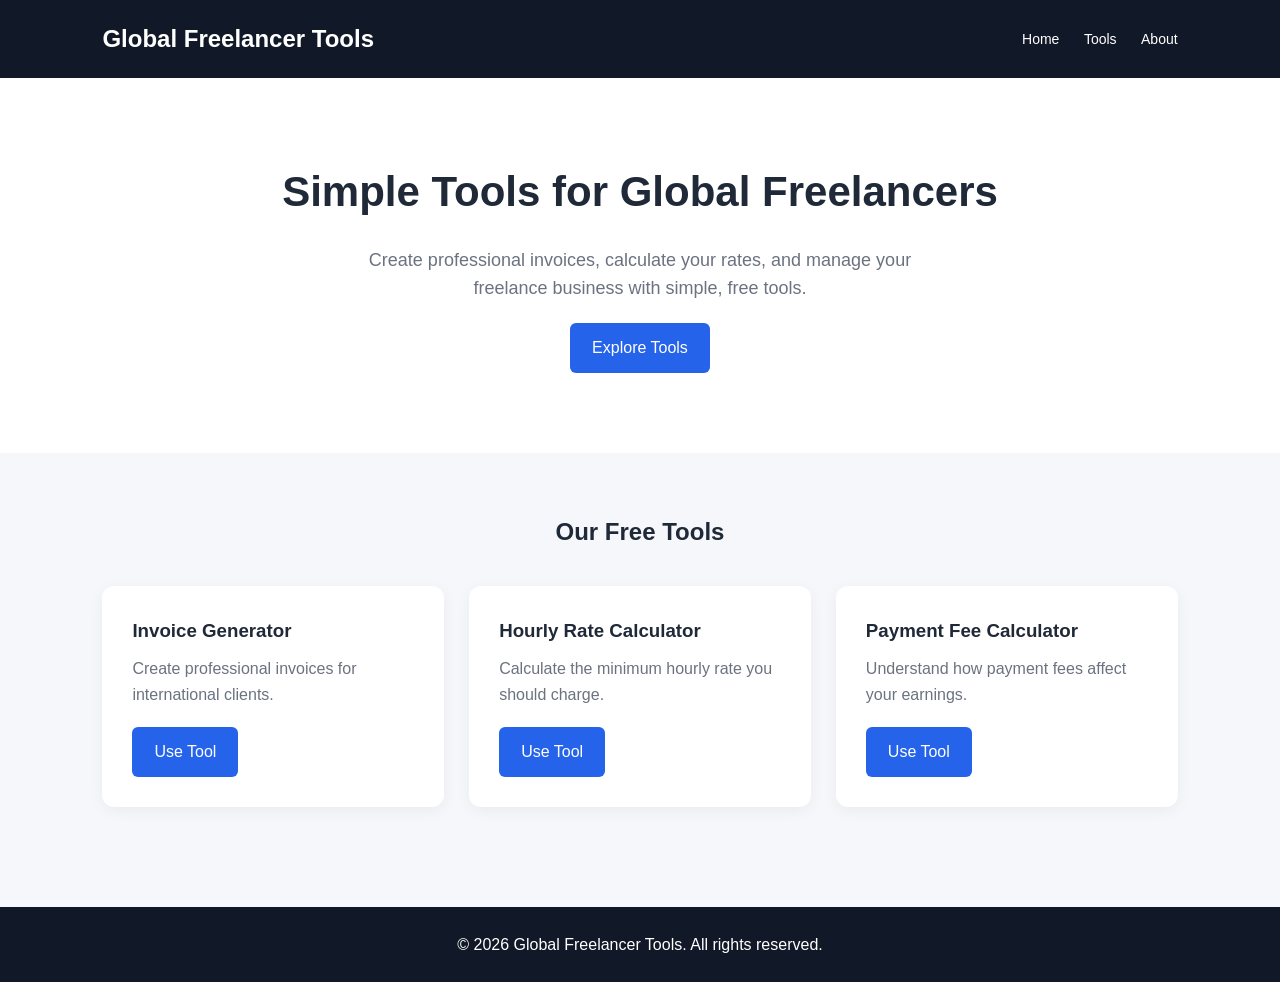
<file: index.html>
<!DOCTYPE html>
<html lang="en">
<head>
    <meta charset="UTF-8">
    <meta name="viewport" content="width=device-width, initial-scale=1.0">
    <title>Global Freelancer Tools | Free Business Tools</title>
    <link rel="stylesheet" href="style.css">
</head>
<body>

    <header>
        <div class="logo">Global Freelancer Tools</div>

        <nav>
            <a href="#">Home</a>
            <a href="#">Tools</a>
            <a href="#">About</a>
        </nav>
    </header>

    <section class="hero">
        <h1>Simple Tools for Global Freelancers</h1>

        <p>
            Create professional invoices, calculate your rates,
            and manage your freelance business with simple,
            free tools.
        </p>

        <a href="invoice-generator.html" class="btn">Explore Tools</a>
    </section>

    <section class="tools">
        <h2>Our Free Tools</h2>

        <div class="tool-grid">

            <div class="tool-card">
                <h3>Invoice Generator</h3>
                <p>Create professional invoices for international clients.</p>
                <a href="invoice-generator.html" class="btn">Use Tool</a>
            </div>

            <div class="tool-card">
                <h3>Hourly Rate Calculator</h3>
                <p>Calculate the minimum hourly rate you should charge.</p>
                <a href="invoice-generator.html" class="btn">Use Tool</a>
            </div>

            <div class="tool-card">
                <h3>Payment Fee Calculator</h3>
                <p>Understand how payment fees affect your earnings.</p>
                <a href="invoice-generator.html" class="btn">Use Tool</a>
            </div>

        </div>
    </section>

    <footer>
        <p>© 2026 Global Freelancer Tools. All rights reserved.</p>
    </footer>

</body>
</html>
</file>
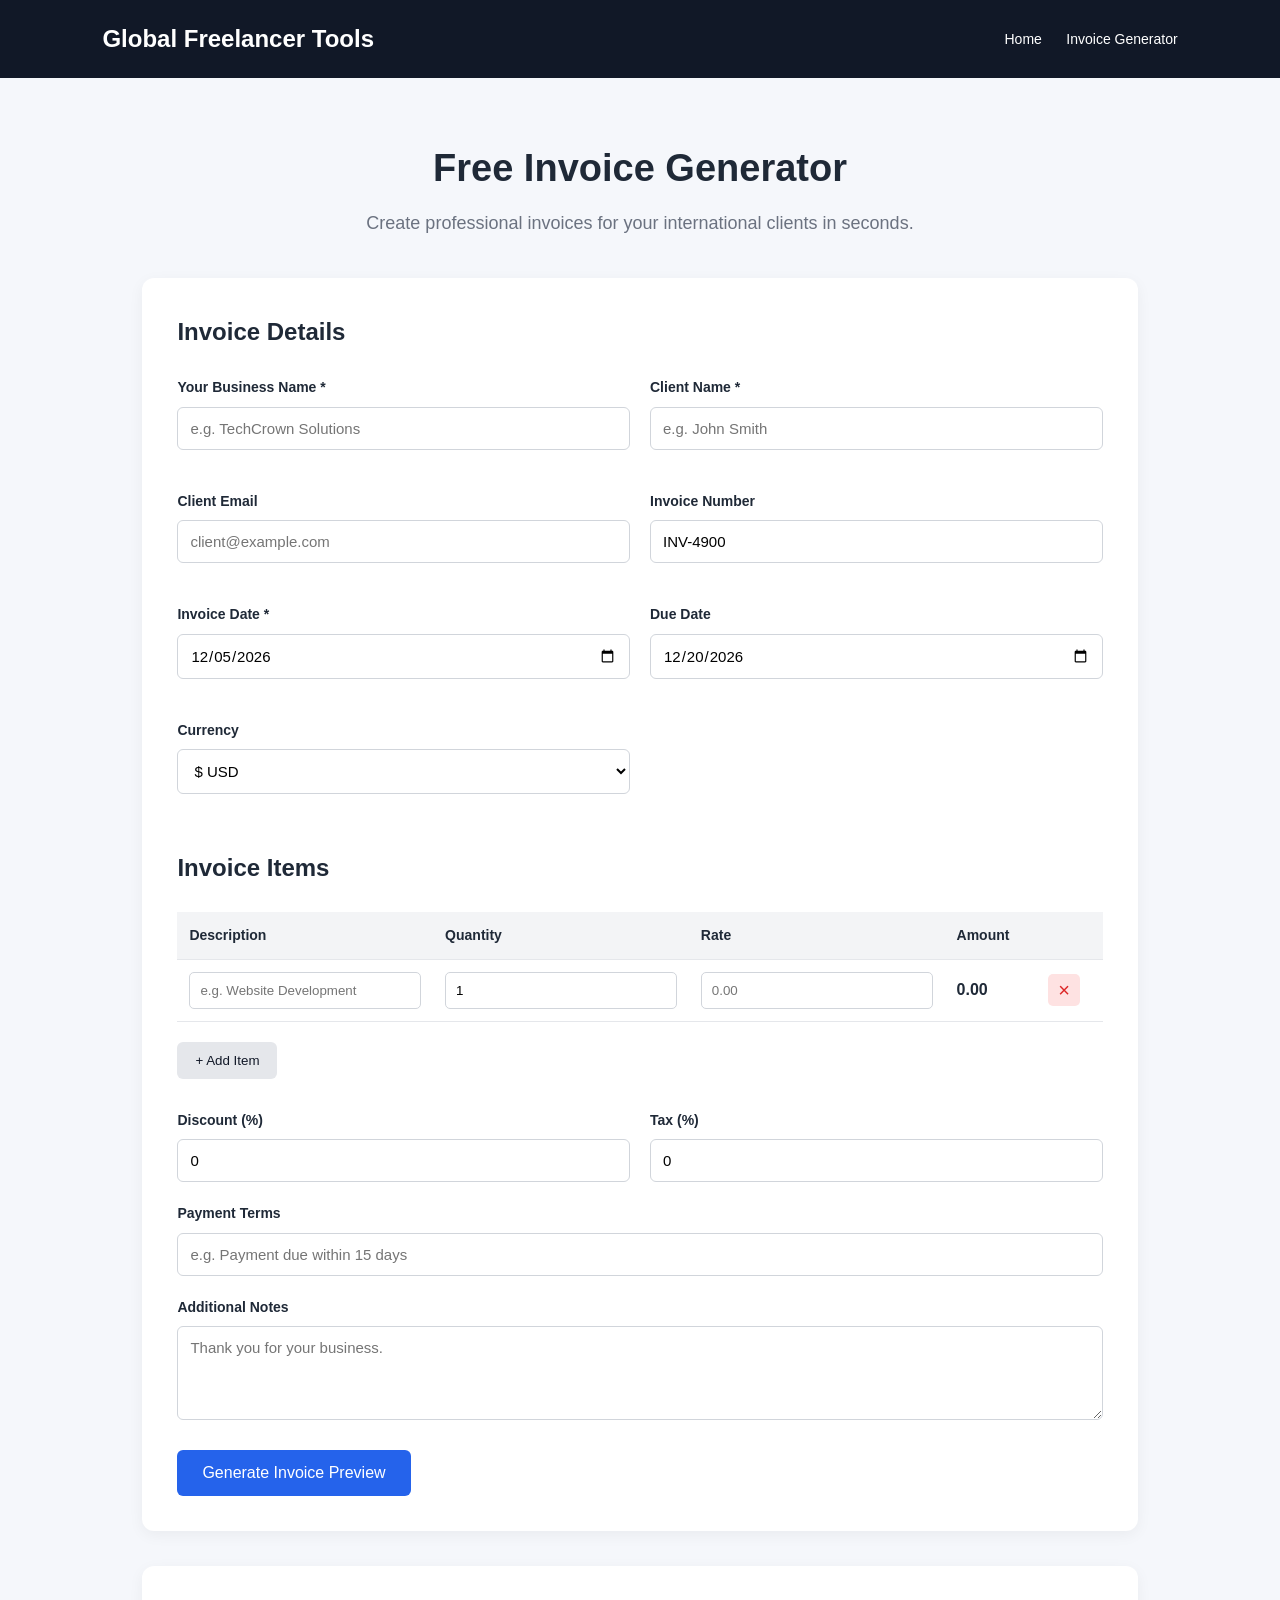
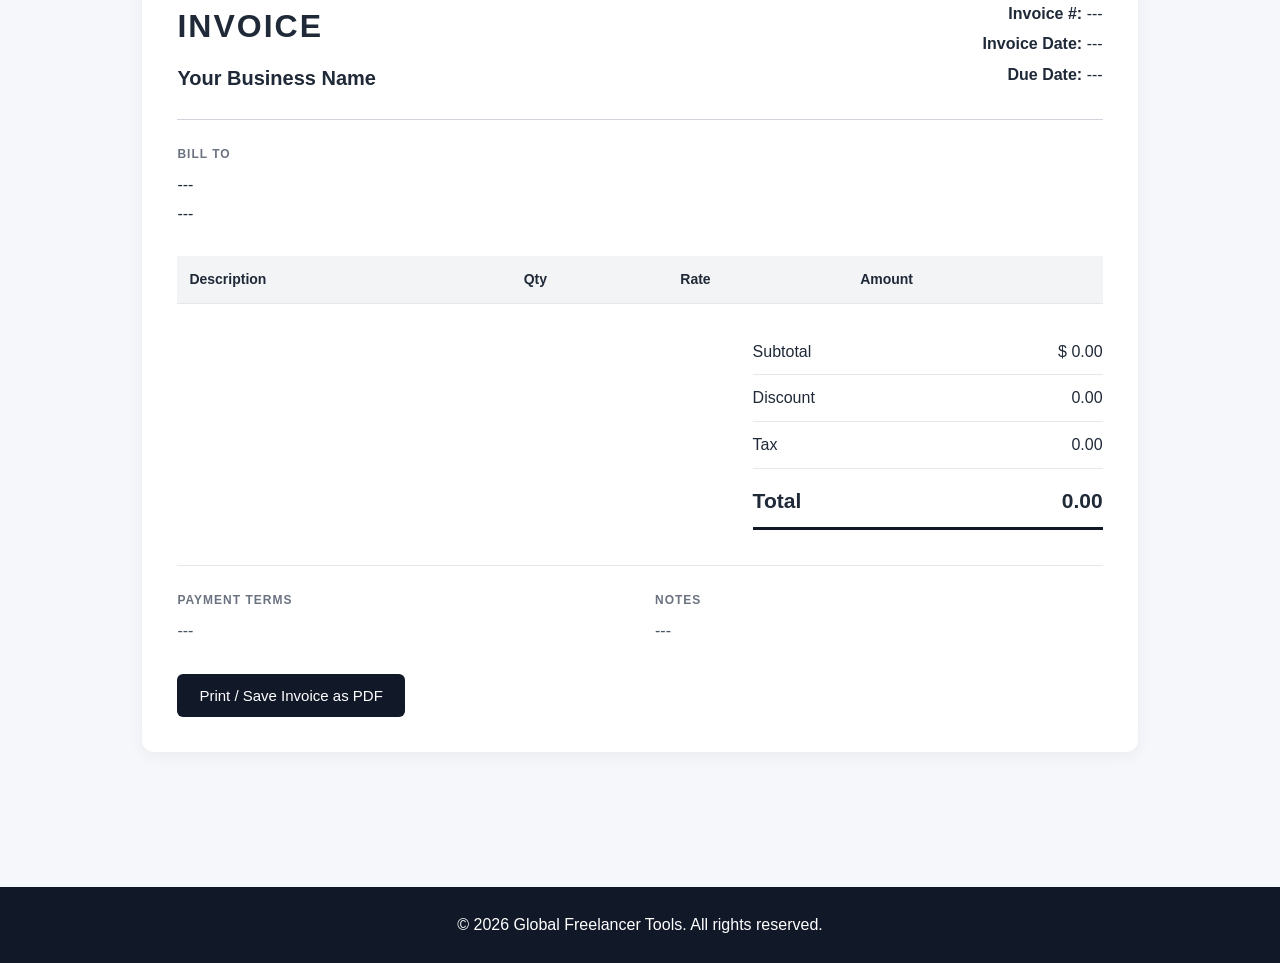
<file: invoice-generator.html>
<!DOCTYPE html>
<html lang="en">
<head>
    <meta charset="UTF-8">
    <meta name="viewport" content="width=device-width, initial-scale=1.0">
    <title>Free Invoice Generator | Global Freelancer Tools</title>
    <link rel="stylesheet" href="style.css">
</head>
<body>

<header>
    <div class="logo">Global Freelancer Tools</div>

    <nav>
        <a href="index.html">Home</a>
        <a href="invoice-generator.html">Invoice Generator</a>
    </nav>
</header>

<main class="invoice-page">

    <section class="invoice-header">
        <h1>Free Invoice Generator</h1>
        <p>Create professional invoices for your international clients in seconds.</p>
    </section>

    <section class="invoice-form">

        <h2>Invoice Details</h2>

        <div class="form-grid">

            <div class="form-group">
                <label for="businessName">Your Business Name *</label>
                <input type="text" id="businessName" placeholder="e.g. TechCrown Solutions">
            </div>

            <div class="form-group">
                <label for="clientName">Client Name *</label>
                <input type="text" id="clientName" placeholder="e.g. John Smith">
            </div>

            <div class="form-group">
                <label for="clientEmail">Client Email</label>
                <input type="email" id="clientEmail" placeholder="client@example.com">
            </div>

            <div class="form-group">
                <label for="invoiceNumber">Invoice Number</label>
                <input type="text" id="invoiceNumber">
            </div>

            <div class="form-group">
                <label for="invoiceDate">Invoice Date *</label>
                <input type="date" id="invoiceDate">
            </div>

            <div class="form-group">
                <label for="dueDate">Due Date</label>
                <input type="date" id="dueDate">
            </div>

            <div class="form-group">
                <label for="currency">Currency</label>
                <select id="currency">
                    <option value="USD">$ USD</option>
                    <option value="EUR">€ EUR</option>
                    <option value="GBP">£ GBP</option>
                    <option value="CAD">$ CAD</option>
                    <option value="AUD">$ AUD</option>
                    <option value="INR">₹ INR</option>
                </select>
            </div>

        </div>

        <h2 class="section-title">Invoice Items</h2>

        <div class="items-table-wrapper">
            <table class="items-table">
                <thead>
                    <tr>
                        <th>Description</th>
                        <th>Quantity</th>
                        <th>Rate</th>
                        <th>Amount</th>
                        <th></th>
                    </tr>
                </thead>

                <tbody id="itemsBody">
                    <tr class="item-row">
                        <td>
                            <input
                                type="text"
                                class="item-description"
                                placeholder="e.g. Website Development"
                            >
                        </td>

                        <td>
                            <input
                                type="number"
                                class="item-quantity"
                                value="1"
                                min="1"
                            >
                        </td>

                        <td>
                            <input
                                type="number"
                                class="item-rate"
                                placeholder="0.00"
                                min="0"
                                step="0.01"
                            >
                        </td>

                        <td class="item-total">0.00</td>

                        <td>
                            <button class="remove-item-btn" onclick="removeItem(this)">
                                ×
                            </button>
                        </td>
                    </tr>
                </tbody>
            </table>
        </div>

        <button class="add-item-btn" onclick="addItem()">
            + Add Item
        </button>

        <div class="calculation-grid">

            <div class="form-group">
                <label for="discount">Discount (%)</label>
                <input
                    type="number"
                    id="discount"
                    value="0"
                    min="0"
                    max="100"
                    step="0.01"
                >
            </div>

            <div class="form-group">
                <label for="tax">Tax (%)</label>
                <input
                    type="number"
                    id="tax"
                    value="0"
                    min="0"
                    max="100"
                    step="0.01"
                >
            </div>

        </div>

        <div class="form-group full-width">
            <label for="paymentTerms">Payment Terms</label>
            <input
                type="text"
                id="paymentTerms"
                placeholder="e.g. Payment due within 15 days"
            >
        </div>

        <div class="form-group full-width">
            <label for="notes">Additional Notes</label>
            <textarea
                id="notes"
                rows="4"
                placeholder="Thank you for your business."
            ></textarea>
        </div>

        <button class="generate-btn" onclick="generateInvoice()">
            Generate Invoice Preview
        </button>

    </section>

    <section class="invoice-preview">

        <div class="preview-top">
            <div>
                <h2>INVOICE</h2>
                <h3 id="previewBusinessName">Your Business Name</h3>
            </div>

            <div class="preview-invoice-meta">
                <p>
                    <strong>Invoice #:</strong>
                    <span id="previewInvoiceNumber">---</span>
                </p>

                <p>
                    <strong>Invoice Date:</strong>
                    <span id="previewInvoiceDate">---</span>
                </p>

                <p>
                    <strong>Due Date:</strong>
                    <span id="previewDueDate">---</span>
                </p>
            </div>
        </div>

        <hr>

        <div class="bill-section">
            <div>
                <h4>BILL TO</h4>
                <p id="previewClientName">---</p>
                <p id="previewClientEmail">---</p>
            </div>
        </div>

        <div class="preview-items-wrapper">
            <table class="preview-items-table">
                <thead>
                    <tr>
                        <th>Description</th>
                        <th>Qty</th>
                        <th>Rate</th>
                        <th>Amount</th>
                    </tr>
                </thead>

                <tbody id="previewItemsBody">
                </tbody>
            </table>
        </div>

        <div class="totals-section">

            <div class="total-line">
                <span>Subtotal</span>
                <span>
                    <span id="previewCurrency">$</span>
                    <span id="previewSubtotal">0.00</span>
                </span>
            </div>

            <div class="total-line">
                <span>Discount</span>
                <span>
                    <span id="previewDiscount">0.00</span>
                </span>
            </div>

            <div class="total-line">
                <span>Tax</span>
                <span>
                    <span id="previewTax">0.00</span>
                </span>
            </div>

            <div class="total-line grand-total">
                <span>Total</span>
                <span>
                    <span id="previewTotal">0.00</span>
                </span>
            </div>

        </div>

        <div class="preview-extra">

            <div>
                <h4>PAYMENT TERMS</h4>
                <p id="previewPaymentTerms">---</p>
            </div>

            <div>
                <h4>NOTES</h4>
                <p id="previewNotes">---</p>
            </div>

        </div>

        <button class="print-btn" onclick="printInvoice()">
            Print / Save Invoice as PDF
        </button>

    </section>

</main>

<footer>
    <p>© 2026 Global Freelancer Tools. All rights reserved.</p>
</footer>

<script>

    const currencySymbols = {
        USD: "$",
        EUR: "€",
        GBP: "£",
        CAD: "$",
        AUD: "$",
        INR: "₹"
    };

    function generateInvoiceNumber() {
        const randomNumber = Math.floor(1000 + Math.random() * 9000);
        return "INV-" + randomNumber;
    }

    function setDefaultDates() {
        const today = new Date();

        const formattedToday = today.toISOString().split("T")[0];

        document.getElementById("invoiceDate").value = formattedToday;

        const dueDate = new Date();
        dueDate.setDate(today.getDate() + 15);

        document.getElementById("dueDate").value =
            dueDate.toISOString().split("T")[0];

        document.getElementById("invoiceNumber").value =
            generateInvoiceNumber();
    }

    function addItem() {
        const itemsBody = document.getElementById("itemsBody");

        const row = document.createElement("tr");
        row.className = "item-row";

        row.innerHTML = `
            <td>
                <input
                    type="text"
                    class="item-description"
                    placeholder="Service description"
                >
            </td>

            <td>
                <input
                    type="number"
                    class="item-quantity"
                    value="1"
                    min="1"
                >
            </td>

            <td>
                <input
                    type="number"
                    class="item-rate"
                    placeholder="0.00"
                    min="0"
                    step="0.01"
                >
            </td>

            <td class="item-total">0.00</td>

            <td>
                <button class="remove-item-btn" onclick="removeItem(this)">
                    ×
                </button>
            </td>
        `;

        itemsBody.appendChild(row);
    }

    function removeItem(button) {
        const rows = document.querySelectorAll(".item-row");

        if (rows.length <= 1) {
            alert("At least one invoice item is required.");
            return;
        }

        button.closest("tr").remove();
    }

    function getInvoiceData() {
        const currency = document.getElementById("currency").value;
        const symbol = currencySymbols[currency];

        const businessName =
            document.getElementById("businessName").value.trim();

        const clientName =
            document.getElementById("clientName").value.trim();

        const clientEmail =
            document.getElementById("clientEmail").value.trim();

        const invoiceNumber =
            document.getElementById("invoiceNumber").value.trim();

        const invoiceDate =
            document.getElementById("invoiceDate").value;

        const dueDate =
            document.getElementById("dueDate").value;

        const discountRate =
            parseFloat(document.getElementById("discount").value) || 0;

        const taxRate =
            parseFloat(document.getElementById("tax").value) || 0;

        const paymentTerms =
            document.getElementById("paymentTerms").value.trim();

        const notes =
            document.getElementById("notes").value.trim();

        const rows = document.querySelectorAll(".item-row");

        const items = [];

        rows.forEach(row => {
            const description =
                row.querySelector(".item-description").value.trim();

            const quantity =
                parseFloat(row.querySelector(".item-quantity").value) || 0;

            const rate =
                parseFloat(row.querySelector(".item-rate").value) || 0;

            const amount = quantity * rate;

            row.querySelector(".item-total").textContent =
                amount.toFixed(2);

            if (description || rate > 0) {
                items.push({
                    description: description || "Service",
                    quantity,
                    rate,
                    amount
                });
            }
        });

        const subtotal = items.reduce(
            (sum, item) => sum + item.amount,
            0
        );

        const discountAmount = subtotal * discountRate / 100;

        const taxableAmount = subtotal - discountAmount;

        const taxAmount = taxableAmount * taxRate / 100;

        const total = taxableAmount + taxAmount;

        return {
            currency,
            symbol,
            businessName,
            clientName,
            clientEmail,
            invoiceNumber,
            invoiceDate,
            dueDate,
            discountAmount,
            taxAmount,
            subtotal,
            total,
            paymentTerms,
            notes,
            items
        };
    }

    function formatDate(dateString) {
        if (!dateString) {
            return "---";
        }

        const date = new Date(dateString + "T00:00:00");

        return date.toLocaleDateString("en-US", {
            year: "numeric",
            month: "short",
            day: "numeric"
        });
    }

    function generateInvoice() {
        const data = getInvoiceData();

        if (!data.businessName || !data.clientName || !data.invoiceDate) {
            alert("Please fill in Business Name, Client Name, and Invoice Date.");
            return;
        }

        if (data.items.length === 0) {
            alert("Please add at least one invoice item with an amount.");
            return;
        }

        document.getElementById("previewBusinessName").textContent =
            data.businessName;

        document.getElementById("previewClientName").textContent =
            data.clientName;

        document.getElementById("previewClientEmail").textContent =
            data.clientEmail || "";

        document.getElementById("previewInvoiceNumber").textContent =
            data.invoiceNumber || "---";

        document.getElementById("previewInvoiceDate").textContent =
            formatDate(data.invoiceDate);

        document.getElementById("previewDueDate").textContent =
            formatDate(data.dueDate);

        document.getElementById("previewCurrency").textContent =
            data.symbol;

        document.getElementById("previewSubtotal").textContent =
            data.subtotal.toFixed(2);

        document.getElementById("previewDiscount").textContent =
            data.symbol + data.discountAmount.toFixed(2);

        document.getElementById("previewTax").textContent =
            data.symbol + data.taxAmount.toFixed(2);

        document.getElementById("previewTotal").textContent =
            data.symbol + data.total.toFixed(2);

        document.getElementById("previewPaymentTerms").textContent =
            data.paymentTerms || "---";

        document.getElementById("previewNotes").textContent =
            data.notes || "---";

        const previewItemsBody =
            document.getElementById("previewItemsBody");

        previewItemsBody.innerHTML = "";

        data.items.forEach(item => {
            const row = document.createElement("tr");

            row.innerHTML = `
                <td>${escapeHtml(item.description)}</td>
                <td>${item.quantity}</td>
                <td>${data.symbol}${item.rate.toFixed(2)}</td>
                <td>${data.symbol}${item.amount.toFixed(2)}</td>
            `;

            previewItemsBody.appendChild(row);
        });

        document.querySelector(".invoice-preview").scrollIntoView({
            behavior: "smooth"
        });
    }

    function escapeHtml(text) {
        const div = document.createElement("div");
        div.textContent = text;
        return div.innerHTML;
    }

    function printInvoice() {
        window.print();
    }

    document.addEventListener("input", function(event) {
        if (
            event.target.classList.contains("item-quantity") ||
            event.target.classList.contains("item-rate")
        ) {
            const row = event.target.closest("tr");

            const quantity =
                parseFloat(row.querySelector(".item-quantity").value) || 0;

            const rate =
                parseFloat(row.querySelector(".item-rate").value) || 0;

            row.querySelector(".item-total").textContent =
                (quantity * rate).toFixed(2);
        }
    });

    setDefaultDates();

</script>

</body>
</html>
</file>
<file: style.css>
* {
    margin: 0;
    padding: 0;
    box-sizing: border-box;
}

body {
    font-family: Arial, sans-serif;
    background: #f5f7fb;
    color: #1f2937;
    line-height: 1.6;
}

header {
    background: #111827;
    color: white;
    padding: 20px 8%;
    display: flex;
    justify-content: space-between;
    align-items: center;
}

.logo {
    font-size: 24px;
    font-weight: bold;
}

nav a {
    color: white;
    text-decoration: none;
    margin-left: 20px;
    font-size: 14px;
}

nav a:hover {
    color: #93c5fd;
}

.hero {
    text-align: center;
    padding: 80px 20px;
    background: white;
}

.hero h1 {
    font-size: 42px;
    margin-bottom: 20px;
}

.hero p {
    font-size: 18px;
    color: #6b7280;
    max-width: 600px;
    margin: auto;
}

.tools {
    padding: 60px 8%;
}

.tools h2 {
    text-align: center;
    margin-bottom: 35px;
}

.tool-grid {
    display: grid;
    grid-template-columns: repeat(auto-fit, minmax(250px, 1fr));
    gap: 25px;
}

.tool-card {
    background: white;
    padding: 30px;
    border-radius: 12px;
    box-shadow: 0 4px 15px rgba(0, 0, 0, 0.05);
}

.tool-card h3 {
    margin-bottom: 10px;
}

.tool-card p {
    color: #6b7280;
}

.btn {
    display: inline-block;
    margin-top: 20px;
    padding: 12px 22px;
    background: #2563eb;
    color: white;
    text-decoration: none;
    border-radius: 6px;
}

.btn:hover {
    background: #1d4ed8;
}

footer {
    text-align: center;
    padding: 25px;
    background: #111827;
    color: white;
    margin-top: 40px;
}

/* Invoice Page */

.invoice-page {
    padding: 60px 8%;
    max-width: 1200px;
    margin: auto;
}

.invoice-header {
    text-align: center;
    margin-bottom: 40px;
}

.invoice-header h1 {
    font-size: 38px;
    margin-bottom: 10px;
}

.invoice-header p {
    color: #6b7280;
    font-size: 18px;
}

.invoice-form,
.invoice-preview {
    background: white;
    padding: 35px;
    border-radius: 12px;
    box-shadow: 0 4px 15px rgba(0, 0, 0, 0.05);
    margin-bottom: 35px;
}

.invoice-form h2 {
    margin-bottom: 25px;
}

.section-title {
    margin-top: 35px;
}

.form-grid {
    display: grid;
    grid-template-columns: repeat(2, 1fr);
    gap: 20px;
}

.form-group {
    display: flex;
    flex-direction: column;
    margin-bottom: 20px;
}

.form-group label {
    font-weight: bold;
    margin-bottom: 8px;
    font-size: 14px;
}

.form-group input,
.form-group select,
.form-group textarea {
    padding: 12px;
    border: 1px solid #d1d5db;
    border-radius: 6px;
    font-size: 15px;
    font-family: inherit;
    background: white;
}

.form-group textarea {
    resize: vertical;
}

.form-group input:focus,
.form-group select:focus,
.form-group textarea:focus {
    outline: none;
    border-color: #2563eb;
}

.full-width {
    width: 100%;
}

.items-table-wrapper {
    overflow-x: auto;
}

.items-table,
.preview-items-table {
    width: 100%;
    border-collapse: collapse;
    margin-bottom: 20px;
}

.items-table th,
.items-table td,
.preview-items-table th,
.preview-items-table td {
    padding: 12px;
    border-bottom: 1px solid #e5e7eb;
    text-align: left;
}

.items-table th,
.preview-items-table th {
    background: #f3f4f6;
    font-size: 14px;
}

.items-table input {
    width: 100%;
    min-width: 100px;
    padding: 10px;
    border: 1px solid #d1d5db;
    border-radius: 5px;
}

.item-total {
    font-weight: bold;
    white-space: nowrap;
}

.remove-item-btn {
    border: none;
    background: #fee2e2;
    color: #dc2626;
    font-size: 20px;
    width: 32px;
    height: 32px;
    border-radius: 5px;
    cursor: pointer;
}

.remove-item-btn:hover {
    background: #fecaca;
}

.add-item-btn {
    background: #e5e7eb;
    color: #111827;
    border: none;
    padding: 11px 18px;
    border-radius: 6px;
    cursor: pointer;
    margin-bottom: 30px;
}

.add-item-btn:hover {
    background: #d1d5db;
}

.calculation-grid {
    display: grid;
    grid-template-columns: repeat(2, 1fr);
    gap: 20px;
}

.generate-btn {
    margin-top: 10px;
    padding: 14px 25px;
    background: #2563eb;
    color: white;
    border: none;
    border-radius: 6px;
    font-size: 16px;
    cursor: pointer;
}

.generate-btn:hover {
    background: #1d4ed8;
}

/* Invoice Preview */

.preview-top {
    display: flex;
    justify-content: space-between;
    gap: 30px;
}

.preview-top h2 {
    font-size: 32px;
    letter-spacing: 2px;
    margin-bottom: 10px;
}

.preview-top h3 {
    font-size: 20px;
}

.preview-invoice-meta {
    text-align: right;
}

.preview-invoice-meta p {
    margin-bottom: 5px;
}

.invoice-preview hr {
    border: none;
    border-top: 1px solid #d1d5db;
    margin: 25px 0;
}

.bill-section {
    margin-bottom: 30px;
}

.bill-section h4,
.preview-extra h4 {
    font-size: 12px;
    color: #6b7280;
    letter-spacing: 1px;
    margin-bottom: 8px;
}

.bill-section p {
    margin-bottom: 3px;
}

.preview-items-wrapper {
    overflow-x: auto;
}

.preview-items-table {
    margin-bottom: 25px;
}

.totals-section {
    width: 350px;
    max-width: 100%;
    margin-left: auto;
}

.total-line {
    display: flex;
    justify-content: space-between;
    padding: 10px 0;
    border-bottom: 1px solid #e5e7eb;
}

.grand-total {
    font-size: 21px;
    font-weight: bold;
    border-bottom: 3px solid #111827;
    padding-top: 15px;
}

.preview-extra {
    display: grid;
    grid-template-columns: 1fr 1fr;
    gap: 30px;
    margin-top: 35px;
    padding-top: 25px;
    border-top: 1px solid #e5e7eb;
}

.preview-extra p {
    color: #4b5563;
    white-space: pre-wrap;
}

.print-btn {
    margin-top: 30px;
    padding: 13px 22px;
    background: #111827;
    color: white;
    border: none;
    border-radius: 6px;
    font-size: 15px;
    cursor: pointer;
}

.print-btn:hover {
    background: #374151;
}

/* Mobile Responsive */

@media (max-width: 700px) {

    header {
        flex-direction: column;
        gap: 15px;
        text-align: center;
    }

    nav a {
        margin: 0 8px;
    }

    .invoice-page {
        padding: 35px 5%;
    }

    .invoice-form,
    .invoice-preview {
        padding: 22px;
    }

    .invoice-header h1 {
        font-size: 30px;
    }

    .form-grid,
    .calculation-grid,
    .preview-extra {
        grid-template-columns: 1fr;
    }

    .preview-top {
        flex-direction: column;
    }

    .preview-invoice-meta {
        text-align: left;
    }

    .items-table th,
    .items-table td,
    .preview-items-table th,
    .preview-items-table td {
        padding: 8px;
        font-size: 13px;
    }
}

/* Print Layout */

@media print {

    body {
        background: white;
    }

    header,
    footer,
    .invoice-header,
    .invoice-form,
    .invoice-preview > .print-btn {
        display: none !important;
    }

    .invoice-page {
        padding: 0;
        max-width: 100%;
    }

    .invoice-preview {
        display: block;
        box-shadow: none;
        margin: 0;
        padding: 0;
        border-radius: 0;
    }

    .invoice-preview hr {
        margin: 20px 0;
    }

    .preview-items-table {
        page-break-inside: avoid;
    }
}
</file>
